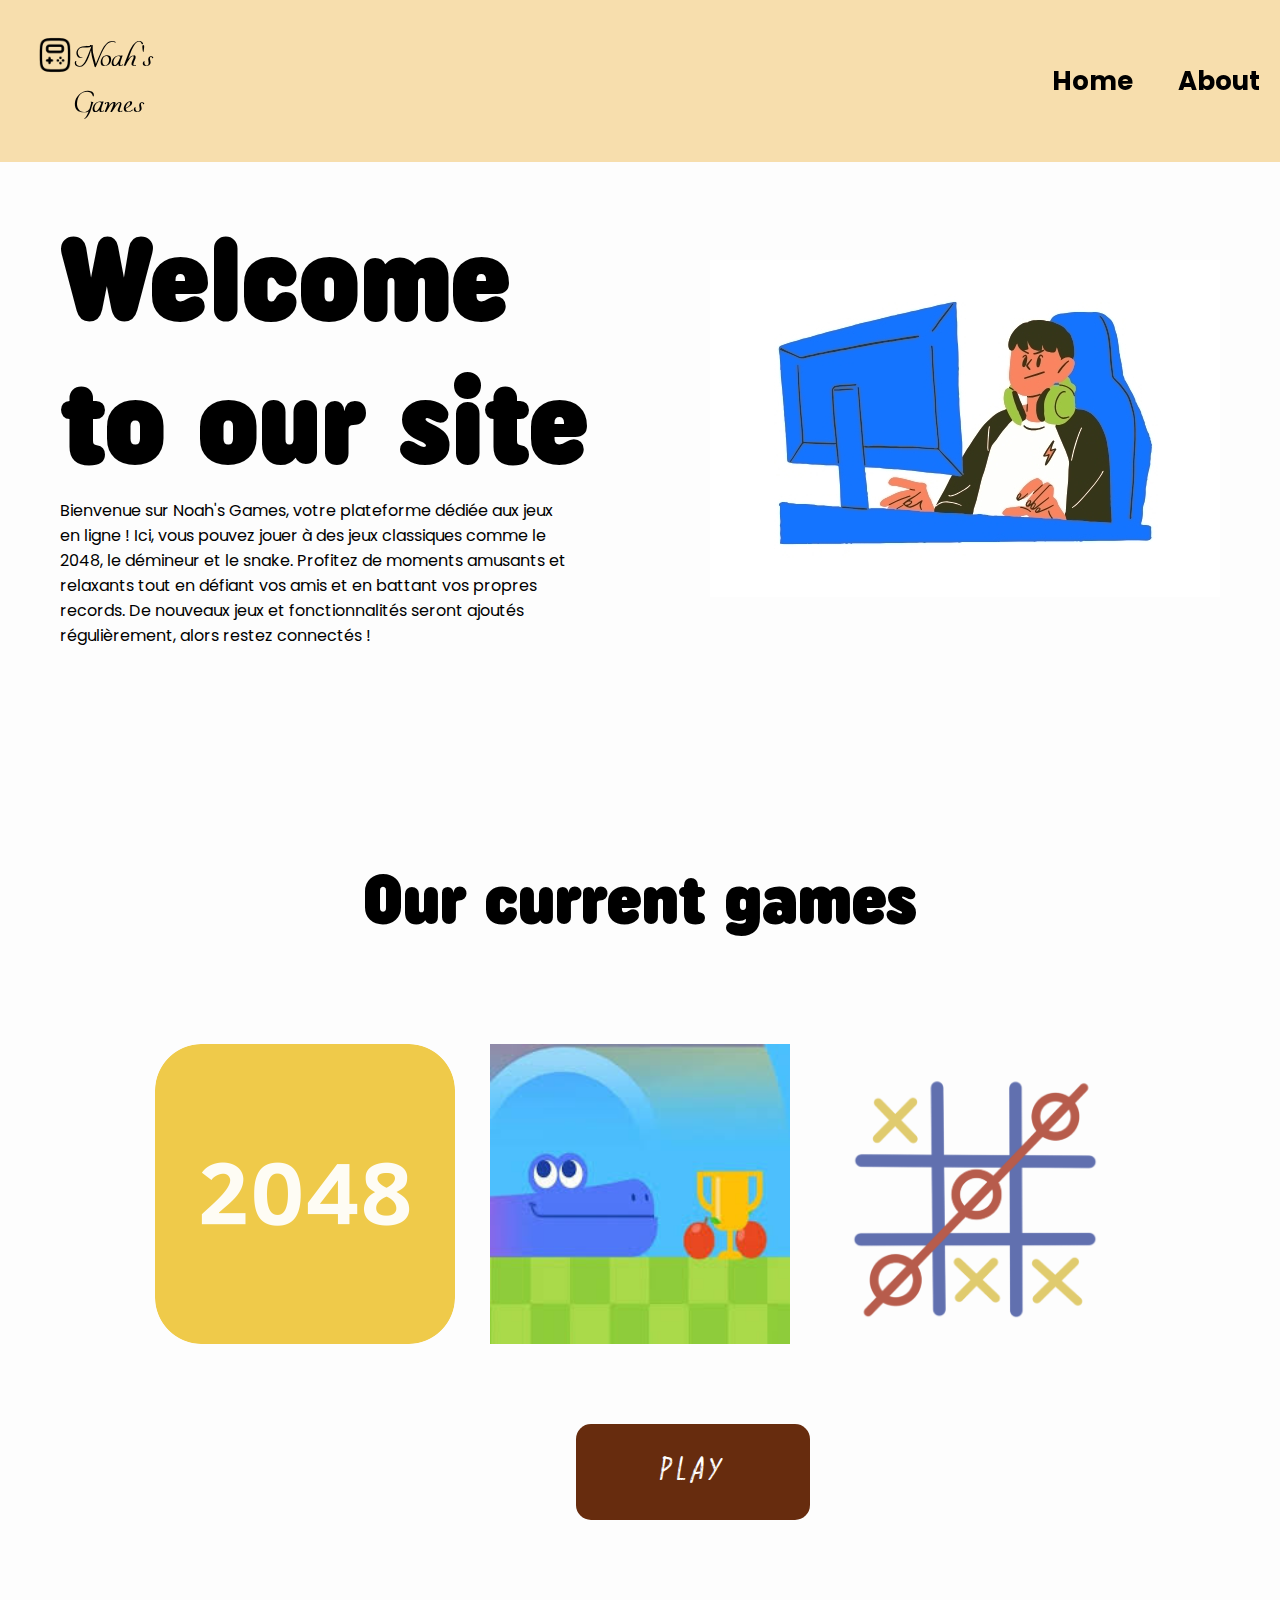
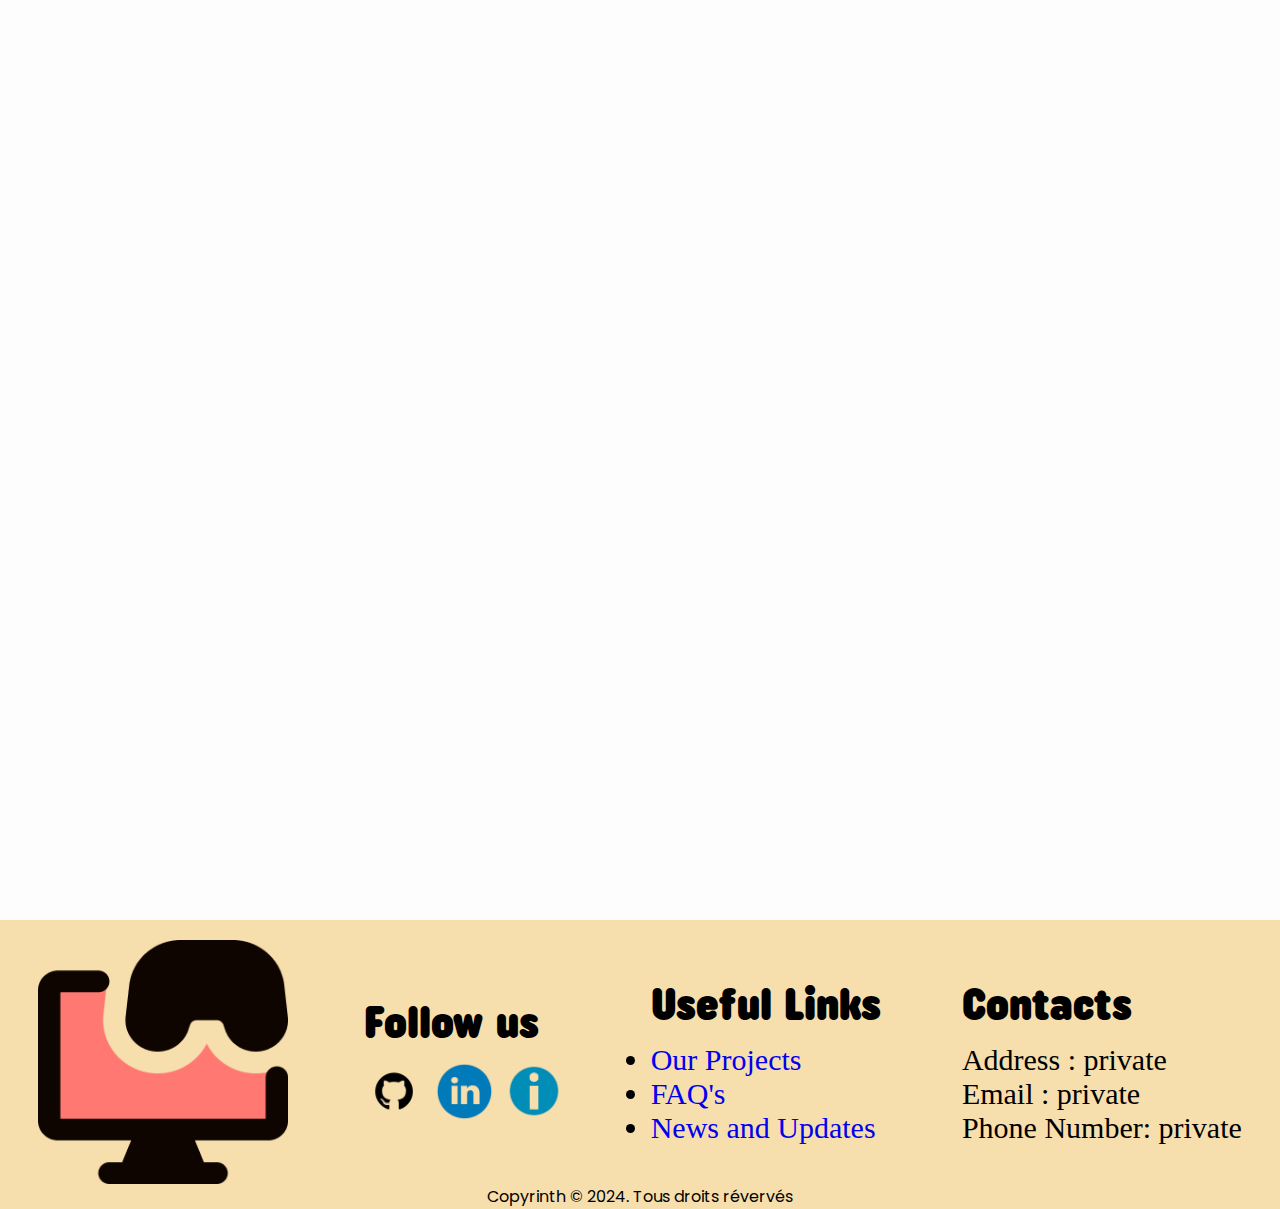
<file: index.html>
<!DOCTYPE html>
<html lang="fr">
<head>
    <meta charset="UTF-8">
    <title>gamesites</title>
    <link href="assets/css/index.css" rel="stylesheet"/>
    <link href="assets/css/header.css" rel="stylesheet"/>
    <link href="assets/css/footer.css" rel="stylesheet"/>

    <meta name="viewport" content="width=device-width, initial-scale=1" />
    <link rel="preconnect" href="https://fonts.googleapis.com">
    <link rel="preconnect" href="https://fonts.gstatic.com" crossorigin>
    <link href="https://fonts.googleapis.com/css2?family=Press+Start+2P&display=swap" rel="stylesheet">
    <link href="https://fonts.googleapis.com/css2?family=Poppins:ital,wght@0,100;0,200;0,300;0,400;0,500;0,600;0,700;0,800;0,900;1,100;1,200;1,300;1,400;1,500;1,600;1,700;1,800;1,900&display=swap" rel="stylesheet">
    <link
            rel="stylesheet"
            href="https://cdnjs.cloudflare.com/ajax/libs/animate.css/4.1.1/animate.min.css"
    />
    <link href="https://db.onlinewebfonts.com/c/508eeb3849362bb16844cc1d5ac1f88a?family=Robolt+x+Hand+Light" rel="stylesheet">
</head>


<body>

<nav>
    <div id="chiant2">
        <img src="assets/img/gameboy.png" >
        <p>Noah's Games</p>




        <div id="chiant3">

            <a href="#" id="home">Home</a>
            <a href="#">About</a>
            <a href="#">Contact Us</a>
            <li><p >Game ▼</p>
                <ul class="sous">
                    <li><a href="games.html">2048</a></li>
                    <li><a href="#">demineur</a></li>
                    <li><a href="#">Snake</a></li>
                    <li><a href="#">pendu</a></li>

                </ul>
            </li>

            <a href="register.html" id="connexion">Connexion</a>



        </div>


</div>



</nav>




<header>
    <div class="container">
        <div id="welcome" >
            <h1 class="animate__animated animate__bounceInDown">Welcome to our site</h1>

            <p class="animate__animated animate__bounceInDown">
                Bienvenue sur Noah's Games, votre plateforme dédiée aux jeux en ligne !
                Ici, vous pouvez jouer à des jeux classiques comme le 2048, le démineur et le snake.
                Profitez de moments amusants et relaxants tout en défiant vos amis et en battant vos propres records.
                De nouveaux jeux et fonctionnalités seront ajoutés régulièrement, alors restez connectés !
            </p>


        </div>
        <div class="image">
        <img src="assets/img/gaming.png" class="animate__animated animate__backInRight">
        </div>
    </div>







</header>


<section>
    <div id="current" class="">


        <h1>Our current games</h1>

        <div  id="choice">

            <img src="assets/img/2048_logo.png" id="firstGame" class="">

            <img src="assets/img/snake.png" id="secondGame" class="">
            <img src="assets/img/tictac.png" id="thirdGame" class="">




        </div>

        <input type="submit" name="submit" id="boutton" value="PLAY">


    </div>








    <!--mettre les images avec lexplication du jeu comme avant-->


    </section>






    <footer>
        <div id="info">
            <img src="assets/img/icon.png">

            <ul style="list-style-type: none">
                <h2>Follow us</h2>
                <ul >
                    <li><a href="https://github.com/noasman971" target="_blank"><img src="assets/img/github.png"    /></a> </li>
                    <li><a href="https://www.linkedin.com/in/noah-kichenassamy" target="_blank"><img src="assets/img/linkledin.png" /></a></li>
                    <li><a href="https://profile.indeed.com/p/noahk-zxb019d" target="_blank"><img src="assets/img/indeed.png" /></a></li>
                </ul>

            </ul>

            <ul><h2>Useful Links</h2>
                <li><a href="#">Our Projects</a></li>
                <li><a href="#">FAQ's</a></li>
                <li><a href="#">News and Updates</a></li>
            </ul>
            <ul style="list-style-type: none"> <h2>Contacts</h2>
                <li>Address : private</li>
                <li>Email : private</li>
                <li>Phone Number: private</li>
            </ul>


        </div>





        <p>Copyrinth © 2024. Tous droits révervés </p>

    </footer>
    <script src="assets/js/choiceGames.js" ></script>


    </body>





    </html>
</file>
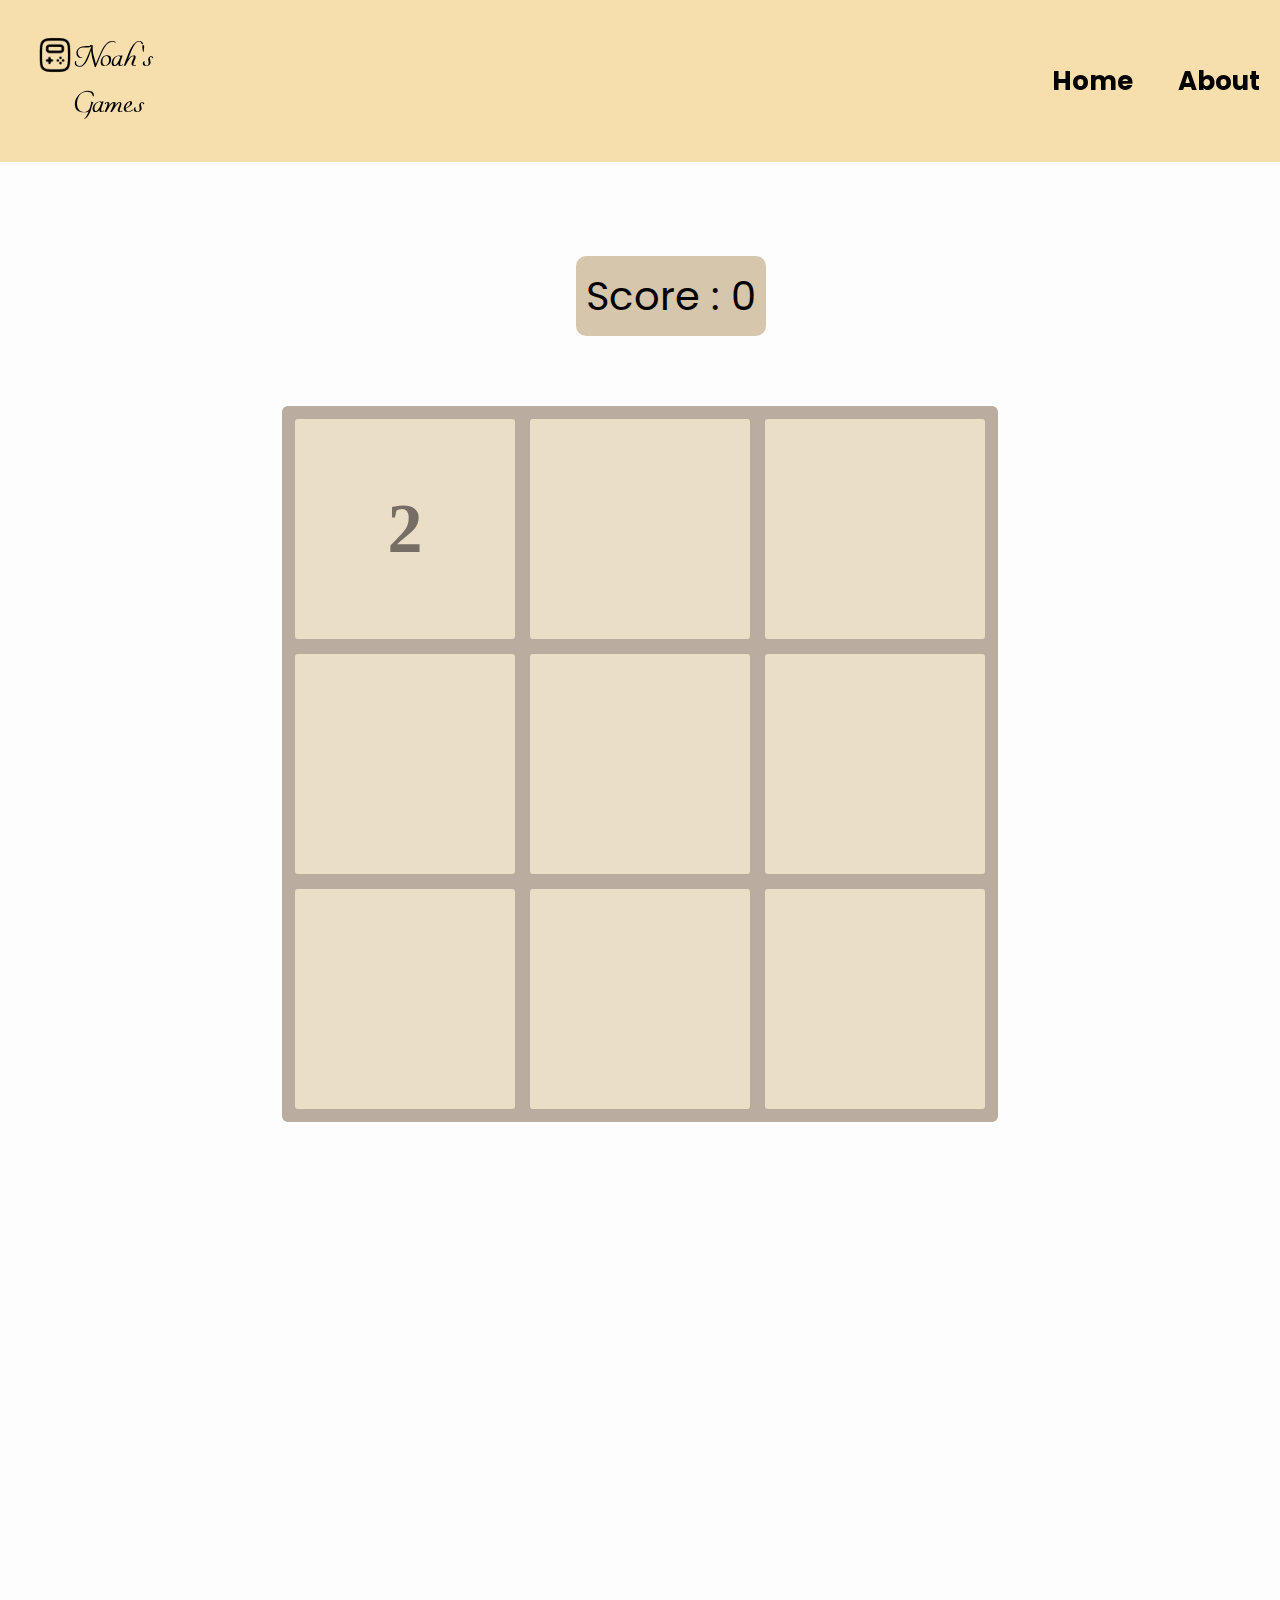
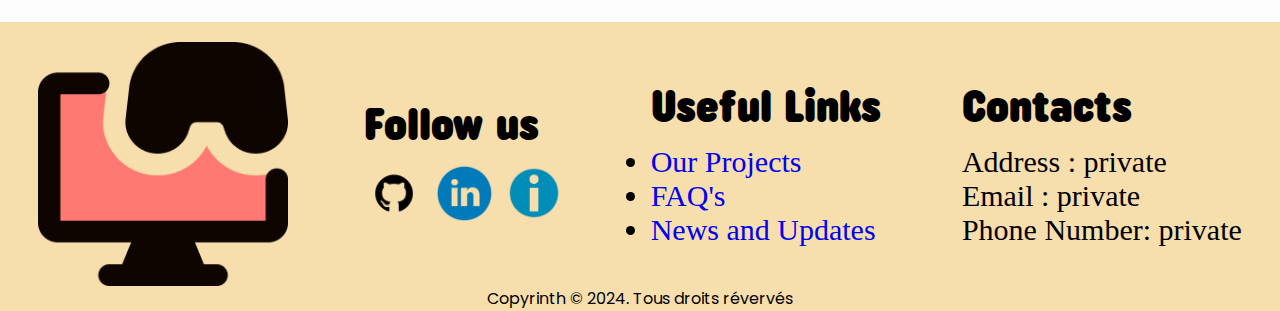
<file: games.html>
<!DOCTYPE html>
<html lang="fr">
<head>
    <meta charset="UTF-8">
    <title>gamesites</title>
    <link href="assets/css/games.css" rel="stylesheet"/>
    <link href="assets/css/header.css" rel="stylesheet"/>
    <link href="assets/css/footer.css" rel="stylesheet"/>
    <meta name="viewport" content="width=device-width, initial-scale=1" />
    <link rel="preconnect" href="https://fonts.googleapis.com">
    <link rel="preconnect" href="https://fonts.gstatic.com" crossorigin>
    <link href="https://fonts.googleapis.com/css2?family=Press+Start+2P&display=swap" rel="stylesheet">
    <link href="https://fonts.googleapis.com/css2?family=Poppins:ital,wght@0,100;0,200;0,300;0,400;0,500;0,600;0,700;0,800;0,900;1,100;1,200;1,300;1,400;1,500;1,600;1,700;1,800;1,900&display=swap" rel="stylesheet">
    <link
            rel="stylesheet"
            href="https://cdnjs.cloudflare.com/ajax/libs/animate.css/4.1.1/animate.min.css"
    />
    <link href="https://db.onlinewebfonts.com/c/508eeb3849362bb16844cc1d5ac1f88a?family=Robolt+x+Hand+Light" rel="stylesheet">
</head>


<body>

<nav>
    <div id="chiant2">
        <img src="assets/img/gameboy.png" >
        <p>Noah's Games</p>




        <div id="chiant3">

            <a href="index.html" id="home">Home</a>
            <a href="#">About</a>
            <a href="#">Contact Us</a>
            <li><p >Game ▼</p>
                <ul class="sous">
                    <li><a href="games.html">2048</a></li>
                    <li><a href="#">demineur</a></li>
                    <li><a href="#">Snake</a></li>
                </ul>
            </li>

            <a href="register.html" id="connexion">Connexion</a>



        </div>


    </div>



</nav>



<header></header>

<section>
    <p id="score">Score : 0</p>

    <div id="quadrillage">
        <div class="cases"  id="case1">2</div>
        <div class="cases" id="case2"></div>
        <div class="cases" id="case3"></div>

        <div class="cases" id="case4"></div>
        <div class="cases" id="case5"></div>
        <div class="cases" id="case6"></div>

        <div class="cases" id="case7"></div>
        <div class="cases" id="case8"></div>
        <div class="cases" id="case9"></div>

    </div>

</section>




<footer>
    <div id="info">
        <img src="assets/img/icon.png">

        <ul style="list-style-type: none">
            <h2>Follow us</h2>
            <ul >
                <li><a href="https://github.com/noasman971" target="_blank"><img src="assets/img/github.png"/></a> </li>
                <li><a href="https://www.linkedin.com/in/noah-kichenassamy" target="_blank"><img src="assets/img/linkledin.png" /></a></li>
                <li><a href="https://profile.indeed.com/p/noahk-zxb019d" target="_blank"><img src="assets/img/indeed.png" /></a></li>
            </ul>

        </ul>

        <ul><h2>Useful Links</h2>
            <li><a href="#">Our Projects</a></li>
            <li><a href="#">FAQ's</a></li>
            <li><a href="#">News and Updates</a></li>
        </ul>
        <ul style="list-style-type: none"> <h2>Contacts</h2>
            <li>Address : private</li>
            <li>Email : private</li>
            <li>Phone Number: private</li>
        </ul>


    </div>





    <p>Copyrinth © 2024. Tous droits révervés </p>

</footer>
<script src="assets/js/game2048.js" ></script>

</body>
</html>
</file>
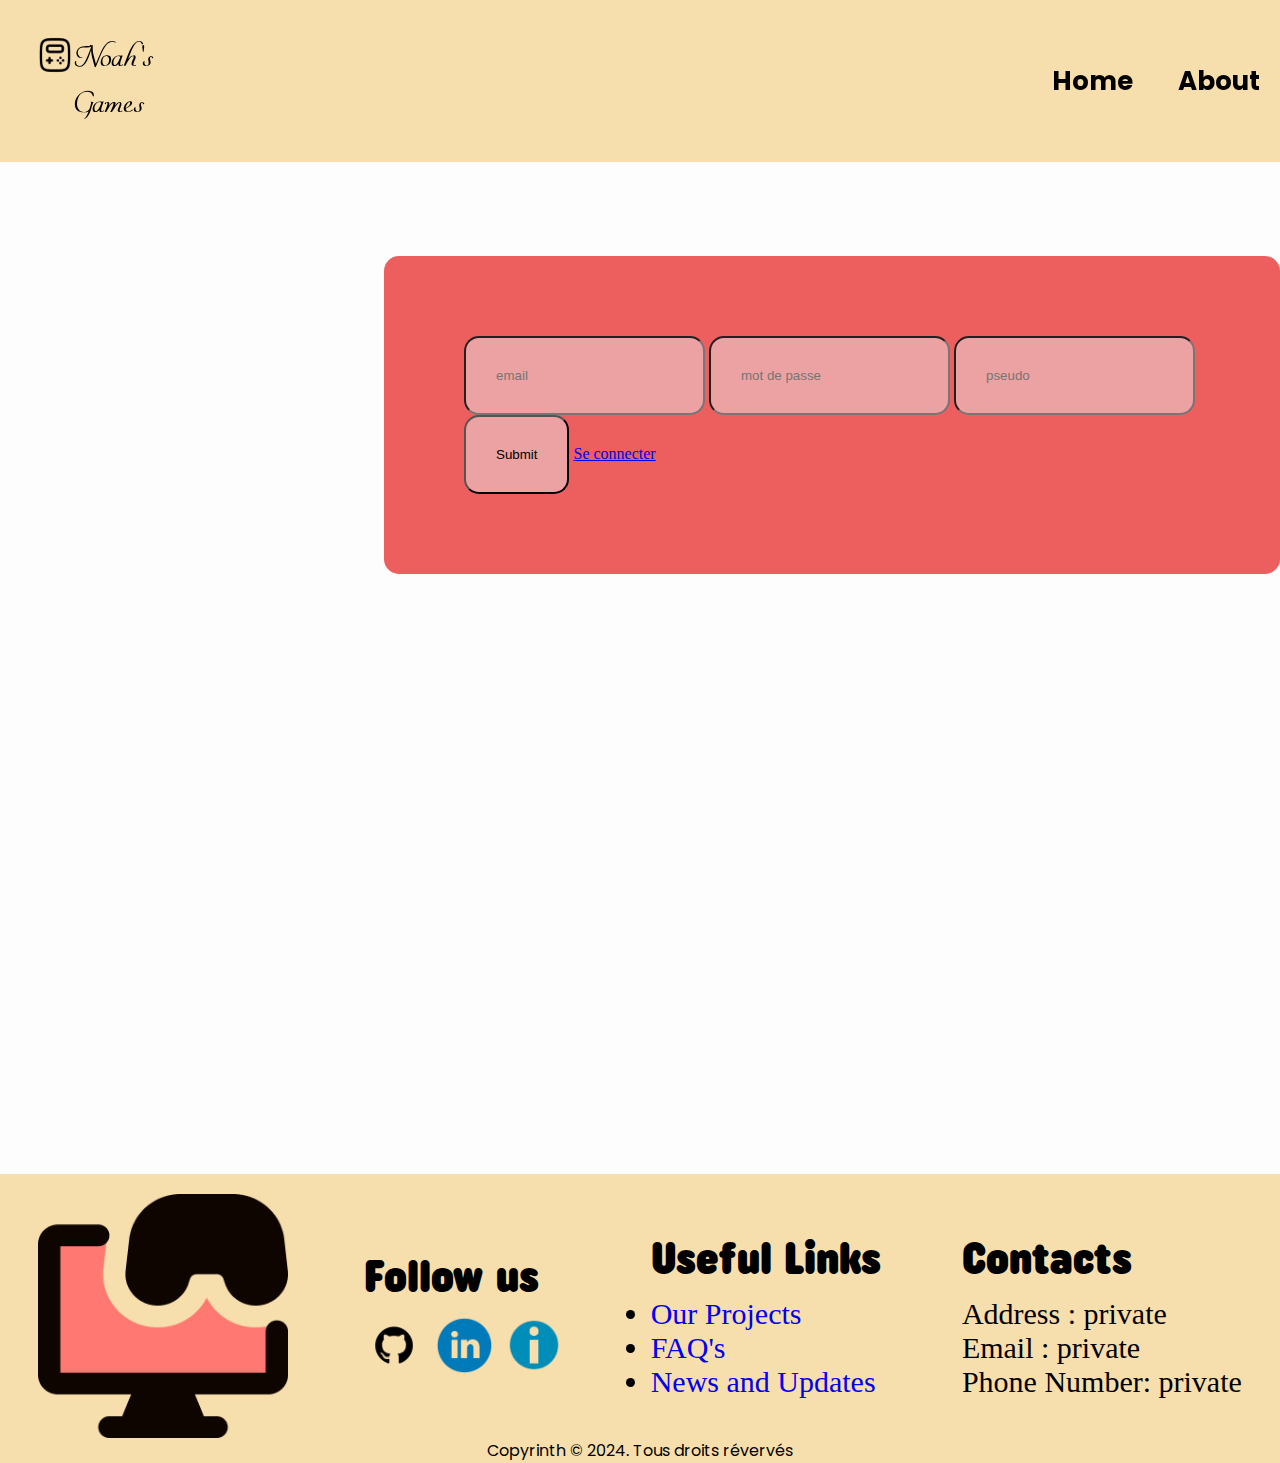
<file: register.html>
<!DOCTYPE html>
<html lang="fr">
<head>
    <meta charset="UTF-8">
    <title>gamesites</title>
    <link href="assets/css/register.css" rel="stylesheet"/>
    <link href="assets/css/header.css" rel="stylesheet"/>
    <link href="assets/css/footer.css" rel="stylesheet"/>
    <meta name="viewport" content="width=device-width, initial-scale=1" />
    <link rel="preconnect" href="https://fonts.googleapis.com">
    <link rel="preconnect" href="https://fonts.gstatic.com" crossorigin>
    <link href="https://fonts.googleapis.com/css2?family=Press+Start+2P&display=swap" rel="stylesheet">
    <link href="https://fonts.googleapis.com/css2?family=Poppins:ital,wght@0,100;0,200;0,300;0,400;0,500;0,600;0,700;0,800;0,900;1,100;1,200;1,300;1,400;1,500;1,600;1,700;1,800;1,900&display=swap" rel="stylesheet">
    <link
            rel="stylesheet"
            href="https://cdnjs.cloudflare.com/ajax/libs/animate.css/4.1.1/animate.min.css"
    />
    <link href="https://db.onlinewebfonts.com/c/508eeb3849362bb16844cc1d5ac1f88a?family=Robolt+x+Hand+Light" rel="stylesheet">
</head>


<body>

<nav>
    <div id="chiant2">
        <img src="assets/img/gameboy.png" >
        <p>Noah's Games</p>




        <div id="chiant3">

            <a href="index.html" id="home">Home</a>
            <a href="#">About</a>
            <a href="#">Contact Us</a>
            <li><p >Game ▼</p>
                <ul class="sous">
                    <li><a href="games.html">2048</a></li>
                    <li><a href="#">demineur</a></li>
                    <li><a href="#">Snake</a></li>
                </ul>
            </li>

            <a href="register.html" id="connexion">Connexion</a>



        </div>


    </div>



</nav>



<header></header>


<section>

    <form method="post" action="utils/register.php">
        <input type="email" placeholder="email"  name="mail">
        <input type="password" placeholder="mot de passe" name="pass">
        <input type="text" placeholder="pseudo"  name="pseudo">

        <input type="submit" name="submit">
        <a href="utils/login.php"> Se connecter </a>

    </form>
</section>




<footer>
    <div id="info">
        <img src="assets/img/icon.png">

        <ul style="list-style-type: none">
            <h2>Follow us</h2>
            <ul >
                <li><a href="https://github.com/noasman971" target="_blank"><img src="assets/img/github.png"    /></a> </li>
                <li><a href="https://www.linkedin.com/in/noah-kichenassamy" target="_blank"><img src="assets/img/linkledin.png" /></a></li>
                <li><a href="https://profile.indeed.com/p/noahk-zxb019d" target="_blank"><img src="assets/img/indeed.png" /></a></li>
            </ul>

        </ul>

        <ul><h2>Useful Links</h2>
            <li><a href="#">Our Projects</a></li>
            <li><a href="#">FAQ's</a></li>
            <li><a href="#">News and Updates</a></li>
        </ul>
        <ul style="list-style-type: none"> <h2>Contacts</h2>
            <li>Address : private</li>
            <li>Email : private</li>
            <li>Phone Number: private</li>
        </ul>


    </div>





    <p>Copyrinth © 2024. Tous droits révervés </p>

</footer>

</body>
</html>
</file>
<file: assets/css/index.css>
/* Polices personnalisées */
@import url(https://db.onlinewebfonts.com/c/508eeb3849362bb16844cc1d5ac1f88a?family=Robolt+x+Hand+Light);

@font-face {
    font-family: "YoureInvitedHeavy";
    src: url("/assets/font/YoureInvitedHeavy.otf") format("opentype");
}
@font-face {
    font-family: "Aposiopesis Condensed";
    src: url("/assets/font/Aposiopesis Condensed.otf") format("opentype");
}
@font-face {
    font-family: "Uniform_Rounded_Condensed_Ultra";
    src: url("/assets/font/Uniform_Rounded_Condensed_Ultra.ttf") format("truetype");
}
@font-face {
    font-family: "CFSchoolHandwriting-Regular";
    src: url("/assets/font/CFSchoolHandwriting-Regular.ttf") format("truetype");
}

/* Réinitialisation globale */
* {
    box-sizing: border-box;
    margin: 0;
    padding: 0;
}


/* Header */
header {
    padding-top: 15%;
    padding-bottom: 15%;
    background: #fdfdfd;
}
header h1 {
    font-family: Uniform_Rounded_Condensed_Ultra;
    font-size: 120px;
    text-align: left;
    width: 100%;
}


header p {
    font-family: poppins;
    width: 89%;

}


.container {
    display: flex;
    align-items: center;
    justify-content: space-between;
    padding: 20px;
    max-width: 1200px;
    margin: 0 auto;
}
#welcome{
    max-width: 50%;
    margin-right: 20px;
}
header figure {
    width: fit-content;
    height: fit-content;
}
.animate__animated.animate__bounceInDown {
    --animate-duration: 1.5s;
}
.animate__animated.animate__backInRight {
    --animate-duration: 1.5s;
}



/* Section */
.animate__animated.animate__fadeIn{
    --animate-duration: 3s;

}
section {
    background: #fdfdfd;
    padding-bottom: 1000px;
}
section h1 {
    font-family: Uniform_Rounded_Condensed_Ultra;
    font-size: 71px;
    text-align: center;
    margin: 0 0 20px;

}

.image{
    max-width: 50%;
    text-align: center;
}

.image img {
    max-width: 100%;
    height: auto;
}


#choice {
    display: flex;
    justify-content: center;
    padding: 80px;
    gap: 35px;
}
section img {
    width: 300px;
    height: auto;
    float: left;
    cursor: url("/assets/img/cursor.png"), pointer;


}
section img:hover{
    opacity: 0.6;
}
#firstGame {
    border-radius: 46px;
}
#boutton {
    border: none;
    border-radius: 15px;
    padding: 30px;
    background: #672c0e;
    color: white;
    width: 26vh;
    margin-left: 45%;
    font-family: CFSchoolHandwriting-Regular;
    font-size: 30px;
    letter-spacing: .3rem;
    cursor: url("/assets/img/cursor.png"), pointer;

}
#boutton:hover {
    box-shadow: rgba(0, 0, 0, 0.25) 0px 14px 28px, rgba(0, 0, 0, 0.22) 0px 10px 10px;
    transform: scale(1.2);
    transition: 0.4s;


}


/* Effets globaux */
.ombre {
    box-shadow: rgba(0, 0, 0, 0.3) 0px 19px 38px, rgba(0, 0, 0, 0.22) 0px 15px 12px;
}
</file>
<file: assets/css/header.css>
/* Polices personnalisées */
@font-face {
    font-family: "YoureInvitedHeavy";
    src: url("/assets/font/YoureInvitedHeavy.otf") format("opentype");
}
@font-face {
    font-family: "Aposiopesis Condensed";
    src: url("/assets/font/Aposiopesis Condensed.otf") format("opentype");
}
@font-face {
    font-family: "Uniform_Rounded_Condensed_Ultra";
    src: url("/assets/font/Uniform_Rounded_Condensed_Ultra.ttf") format("truetype");
}
@font-face {
    font-family: "CFSchoolHandwriting-Regular";
    src: url("/assets/font/CFSchoolHandwriting-Regular.ttf") format("truetype");
}
/* Navigation */
nav {
    background: #f7dead;
    position: fixed;
    padding: 35px;
    width: 100%;
    z-index: 1000;

}
nav a {
    text-decoration: none;
    font-family: Poppins;
    font-weight: bold;
    font-size: 26px;
    color: black;
    outline: none;
}
nav a:hover {
    color: orange;
    border-bottom: 2px solid gold;
}
nav img {
    height: 40px;
}
#chiant2 {
    display: flex;
}
#chiant3 {
    display: flex;
    align-items: center;
    gap: 20px;
    padding-left: 100vh;
}
nav p {
    font-family: YoureInvitedHeavy;
    font-size: 30px;

}
nav li p {
    cursor: pointer;
    width: fit-content;
    font-family: Poppins;
    font-size: 26px;
    font-weight: bold;
}
nav li p:hover {
    color: orange;
}
nav li {
    list-style-type: none;
    width: fit-content;
}
.sous {
    display: none;
    background-color: white;
    position: absolute;
    border: black 1px solid;
    padding: 20px;
    list-style-type: none;
}
li:hover .sous {
    display: block;
}
.sous li {
    float: none;
    text-align: left;
}
#connexion {
    color: white;
    border: black 1px solid;
    border-radius: 8px;
    background: #c04814;
    padding-inline: 10px;
    padding-bottom: 3px;
    padding-top: 3px;
}
#connexion:hover {
    color: orange;
}
#home {
    padding-right: 25px;
}
</file>
<file: assets/css/footer.css>
@import url(https://db.onlinewebfonts.com/c/508eeb3849362bb16844cc1d5ac1f88a?family=Robolt+x+Hand+Light);

/* Polices personnalisées */
@font-face {
    font-family: "YoureInvitedHeavy";
    src: url("/assets/font/YoureInvitedHeavy.otf") format("opentype");
}
@font-face {
    font-family: "Aposiopesis Condensed";
    src: url("/assets/font/Aposiopesis Condensed.otf") format("opentype");
}
@font-face {
    font-family: "Uniform_Rounded_Condensed_Ultra";
    src: url("/assets/font/Uniform_Rounded_Condensed_Ultra.ttf") format("truetype");
}
@font-face {
    font-family: "CFSchoolHandwriting-Regular";
    src: url("/assets/font/CFSchoolHandwriting-Regular.ttf") format("truetype");
}


/* Footer */
footer {
    background: #f7dead;
    color: black;
    width: 100%;
    padding-top: 20px;
}
footer a {
    text-decoration: none;
    font-family: Poppins;
    margin-right: 10px;
}
footer p {
    font-family: Poppins;
    text-align: center;
}

footer img{
    width: 250px;


}



#info{
    display: flex;
    flex-direction: row;
    align-items: center;
    justify-content: space-around;

}
footer ul{
    font-family: "Robolt x Hand Light";
    font-size: 30px;
}
footer a{
    font-family: "Robolt x Hand Light";
    font-size: 30px;

}
footer h2{
    padding-bottom: 10px;
    font-family: Uniform_Rounded_Condensed_Ultra;
}
footer li img{
    width: 60px;
}
footer ul ul{
    list-style: none;
    display: flex;
}
</file>
<file: assets/css/games.css>
*{
    box-sizing: border-box;

    margin: 0;
    padding: 0;

}




section{
    background: #fdfdfd;
    padding-top: 20%;
    padding-bottom: 500px;

}


#quadrillage{
    display: grid;
    grid-template-columns: repeat(3, 1fr);
    gap: 15px;
    width: fit-content;
    grid-template-rows: repeat(3, 1fr);
    border : 13px solid #baac9f;
    place-self: center;
    border-radius: 6px;
    background-color: #baac9f;
    margin: auto;


}
.cases{
    border-radius: 3px;
    text-align: center;
    width: 220px;
    padding-bottom: 70px;
    padding-top: 70px;
    background: #ebdec6;
    color: #766d64;
    font-weight: bold;
    font-size: 70px;
}

#score{
    width: fit-content;
    background-color: #d5c6ac;
    border-radius: 10px;
    padding: 10px;
    margin-left: 45%;
    margin-bottom: 70px;
    font-size: 40px;
    font-family: Poppins;

}
</file>
<file: assets/css/register.css>
*{
    box-sizing: border-box;

    margin: 0;
    padding: 0;

}

section{
    background: #fdfdfd;
    padding-top: 20%;
    padding-bottom: 600px;

}

input{
    border-radius: 15px;
    background: #eca2a2;
    padding: 30px;
}
form{

    margin-left: 30%;
    background: #ed5e5e;
    width: fit-content;
    padding: 80px;
    border-radius: 15px;
}
</file>
